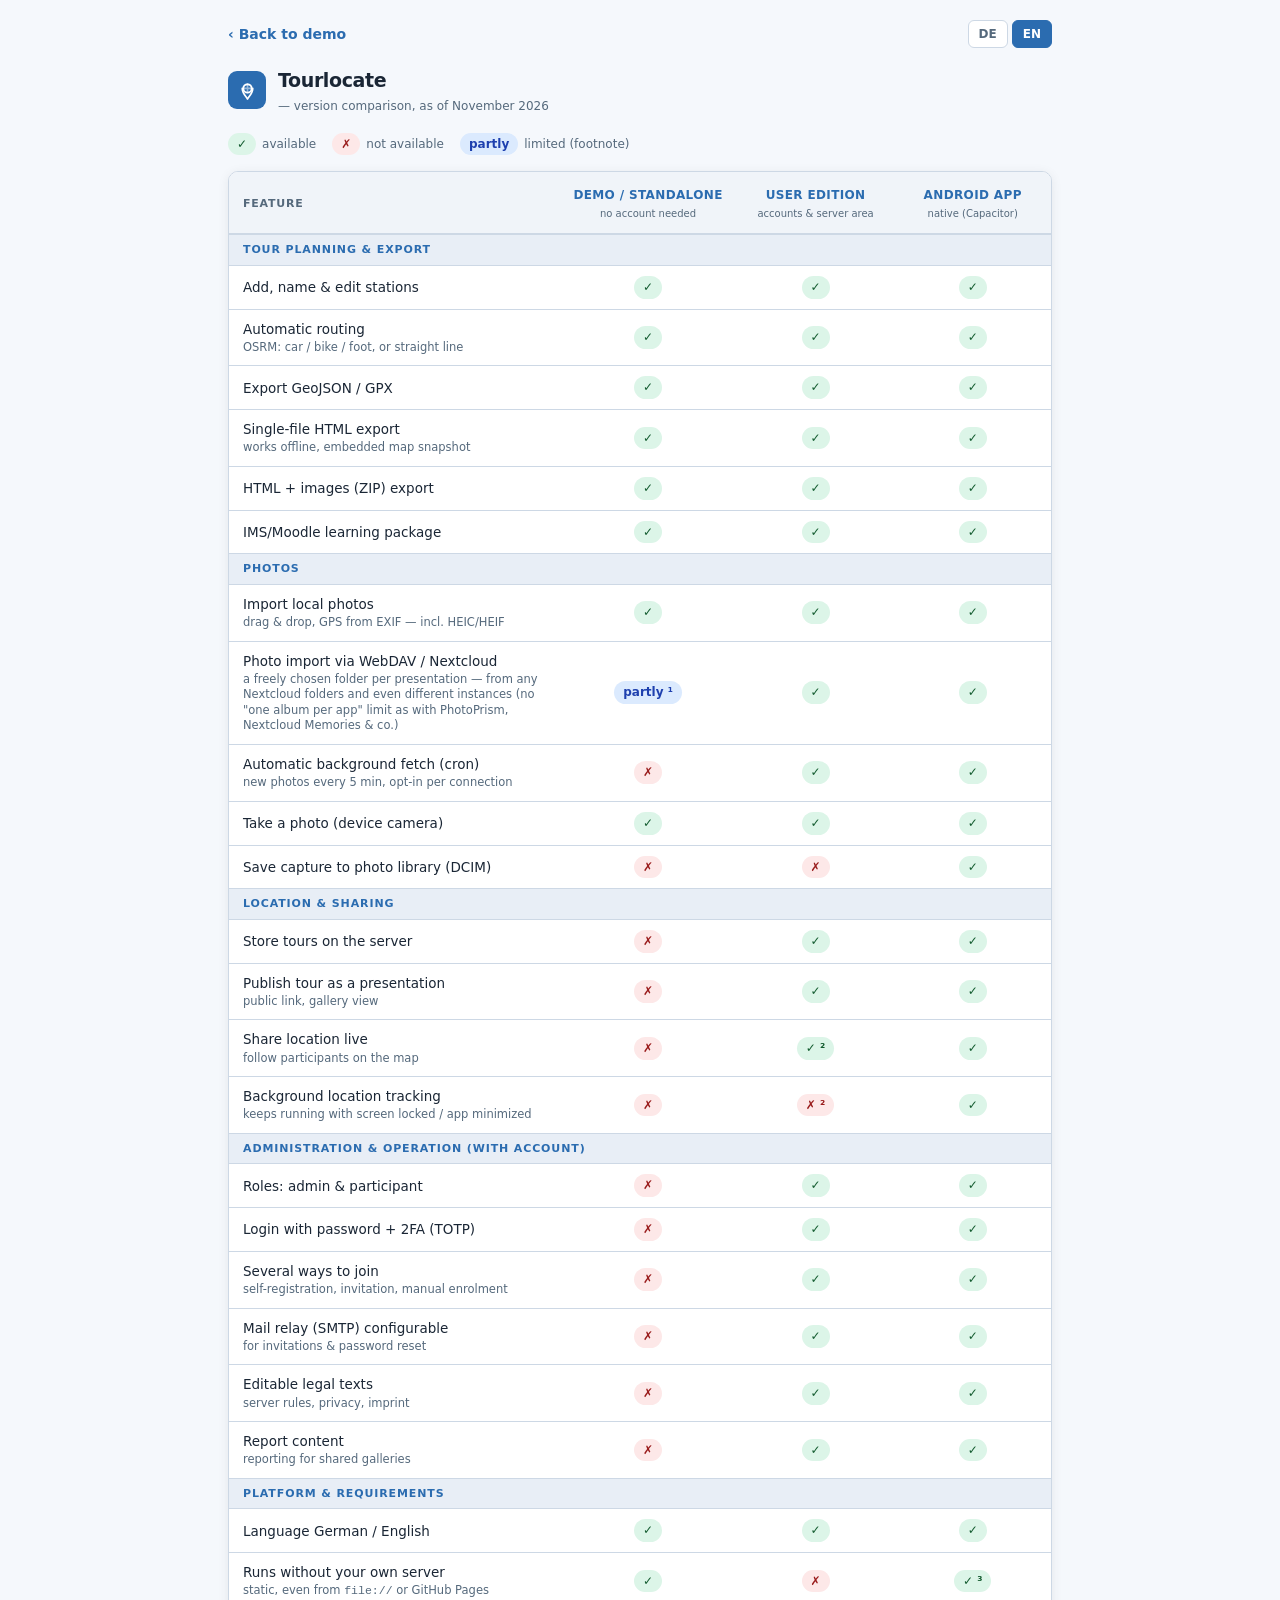
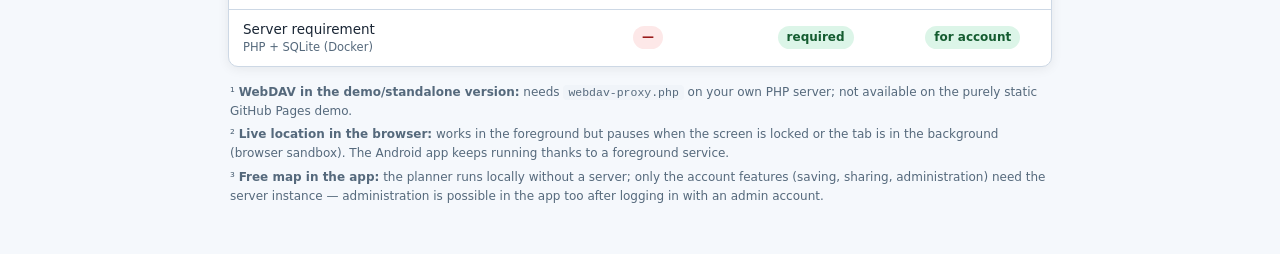
<file: vergleich.html>
<!DOCTYPE html>
<html lang="de">
<head>
  <meta charset="utf-8">
  <meta name="viewport" content="width=device-width,initial-scale=1">
  <title>Tourlocate — Versionsvergleich</title>
  <link rel="icon" href="data:image/svg+xml,<svg xmlns='http://www.w3.org/2000/svg'/>">
  <link rel="icon" type="image/png" href="img/logo.png">
  <style>
    :root {
      --accent:#2b6cb0; --accent-dim:#1e4f8a;
      --bg:#f5f8fc; --surface:#ffffff; --surface-alt:#f0f4f9;
      --text:#1a2635; --text-muted:#55697c;
      --border:#cdd8e5; --cat-bg:#e8eef6; --cat-text:#2b6cb0;
      --yes-bg:#dcf5e8; --yes-text:#145c30;
      --no-bg:#fde8e8; --no-text:#991b1b;
      --part-bg:#dbeafe; --part-text:#1e40af;
      --font: system-ui, -apple-system, 'Segoe UI', Helvetica, Arial, sans-serif;
    }
    @media (prefers-color-scheme: dark) {
      :root {
        --accent:#60a5fa; --accent-dim:#93c5fd;
        --bg:#0d1824; --surface:#132030; --surface-alt:#1a2a3c;
        --text:#d9e8f5; --text-muted:#6e8fa8;
        --border:#1f3348; --cat-bg:#1a2d40; --cat-text:#7ab8ef;
        --yes-bg:#052e18; --yes-text:#4ade80;
        --no-bg:#2d0a0a; --no-text:#f87171;
        --part-bg:#0c1e38; --part-text:#93c5fd;
      }
    }

    *, *::before, *::after { box-sizing:border-box; margin:0; padding:0; }
    html, body { background:var(--bg); }
    body {
      font-family:var(--font); color:var(--text);
      font-size:14px; line-height:1.5;
      max-width:860px; margin:0 auto; padding:20px 18px 48px;
    }

    .topbar {
      display:flex; align-items:center; justify-content:space-between;
      gap:12px; margin-bottom:18px; flex-wrap:wrap;
    }
    .back {
      color:var(--accent); text-decoration:none; font-weight:600;
      white-space:nowrap;
    }
    .back:hover { text-decoration:underline; }
    .lang-switch { display:flex; gap:4px; }
    .lang-switch button {
      border:1px solid var(--border); background:var(--surface);
      color:var(--text-muted); font:inherit; font-size:12px; font-weight:600;
      padding:4px 10px; border-radius:6px; cursor:pointer;
    }
    .lang-switch button[aria-pressed="true"] {
      background:var(--accent); color:#fff; border-color:var(--accent);
    }

    header.hero { display:flex; align-items:center; gap:12px; margin-bottom:18px; }
    .logo-mark {
      width:38px; height:38px; background:var(--accent); border-radius:9px;
      display:grid; place-items:center; flex:0 0 auto;
    }
    h1 { font-size:19px; font-weight:700; letter-spacing:-0.02em; }
    h1 span {
      display:block; font-size:12px; font-weight:400; color:var(--text-muted);
      letter-spacing:0; margin-top:2px;
    }

    .legend { display:flex; gap:12px 16px; flex-wrap:wrap; margin-bottom:16px; }
    .legend-item { display:flex; align-items:center; gap:6px; font-size:12px; color:var(--text-muted); }

    .scroll-wrap {
      overflow-x:auto; border-radius:10px; border:1px solid var(--border);
      background:var(--surface); box-shadow:0 2px 12px rgba(0,0,0,.07);
    }
    table { width:100%; border-collapse:collapse; min-width:580px; }
    col.feat { width:42%; }
    col.v1, col.v2, col.v3 { width:19.3%; }

    thead th {
      padding:14px 14px 12px; text-align:left;
      font-size:11px; font-weight:700; text-transform:uppercase; letter-spacing:.07em;
      color:var(--text-muted); border-bottom:2px solid var(--border);
      background:var(--surface-alt); white-space:nowrap;
    }
    thead th:not(:first-child) {
      text-align:center; color:var(--accent); font-size:12px; letter-spacing:.03em;
    }
    .th-sub {
      display:block; font-size:10px; font-weight:400; text-transform:none;
      letter-spacing:0; color:var(--text-muted); margin-top:2px;
    }

    tr.cat td {
      background:var(--cat-bg); color:var(--cat-text); font-weight:700;
      font-size:11px; text-transform:uppercase; letter-spacing:.08em;
      padding:7px 14px 6px; border-top:1px solid var(--border);
    }
    tr.row td { padding:10px 14px; border-top:1px solid var(--border); vertical-align:middle; }
    tr.row:hover td { background:var(--surface-alt); }
    td.feat-label { font-size:13.5px; line-height:1.35; }
    td.feat-label small { display:block; color:var(--text-muted); font-size:11.5px; margin-top:2px; }
    td.feat-val { text-align:center; font-variant-numeric:tabular-nums; }

    .chip {
      display:inline-block; padding:3px 9px; border-radius:20px;
      font-size:12px; font-weight:600; white-space:nowrap; line-height:1.4;
    }
    .chip-yes { background:var(--yes-bg); color:var(--yes-text); }
    .chip-no { background:var(--no-bg); color:var(--no-text); }
    .chip-part { background:var(--part-bg); color:var(--part-text); }

    .footnotes { margin-top:16px; padding:0 2px; color:var(--text-muted); font-size:12px; line-height:1.6; }
    .footnotes p { margin-top:4px; }
    .footnotes code { background:var(--surface-alt); padding:1px 5px; border-radius:4px; font-size:11.5px; }
  </style>
</head>
<body>

  <div class="topbar">
    <a class="back" href="./" id="backLink">‹ Zur Demo</a>
    <div class="lang-switch">
      <button type="button" data-lang="de" aria-pressed="true">DE</button>
      <button type="button" data-lang="en" aria-pressed="false">EN</button>
    </div>
  </div>

  <header class="hero">
    <div class="logo-mark">
      <svg width="21" height="21" viewBox="0 0 20 20" fill="none" xmlns="http://www.w3.org/2000/svg">
        <circle cx="10" cy="8" r="4" stroke="#fff" stroke-width="1.8"/>
        <path d="M10 4v8M6 8h8" stroke="#fff" stroke-width="1.5" stroke-linecap="round" opacity=".5"/>
        <path d="M10 18c-1.5-2.5-5-5.5-5-10" stroke="#fff" stroke-width="1.6" stroke-linecap="round"/>
        <path d="M10 18c1.5-2.5 5-5.5 5-10" stroke="#fff" stroke-width="1.6" stroke-linecap="round"/>
      </svg>
    </div>
    <h1 id="pageTitle">Tourlocate<span id="pageSub"></span></h1>
  </header>

  <div class="legend" id="legend"></div>

  <div class="scroll-wrap">
    <table>
      <colgroup><col class="feat"><col class="v1"><col class="v2"><col class="v3"></colgroup>
      <thead><tr id="headRow"></tr></thead>
      <tbody id="tbody"></tbody>
    </table>
  </div>

  <div class="footnotes" id="footnotes"></div>

  <script>
  /* Zweisprachige Daten (de/en) in EINER Quelle — die Tabelle wird daraus
     gerendert; der DE·EN-Umschalter rendert neu. localStorage-Schlüssel
     'tl-lang' ist derselbe wie in der App, damit die Sprache konsistent ist. */
  var YES={de:'✓',en:'✓'}, NO={de:'✗',en:'✗'};

  var UI = {
    sub:   { de:' — Versionsvergleich, Stand November 2026',
             en:' — version comparison, as of November 2026' },
    back:  { de:'‹ Zur Demo', en:'‹ Back to demo' },
    cols:  {
      v1: { de:['Demo / Standalone','kein Konto nötig'],
            en:['Demo / standalone','no account needed'] },
      v2: { de:['Userversion','mit Konten & Serverbereich'],
            en:['User edition','accounts & server area'] },
      v3: { de:['Android-App','nativ (Capacitor)'],
            en:['Android app','native (Capacitor)'] },
      feat:{ de:'Funktion', en:'Feature' }
    },
    legend: {
      de:[['yes','verfügbar'],['no','nicht verfügbar'],['part','teilweise (Fußnote)']],
      en:[['yes','available'],['no','not available'],['part','limited (footnote)']]
    }
  };

  // Wert-Kürzel: 'y','n', oder 'part'/'text' mit Markierung
  function cell(v){ return { y:'yes', n:'no' }[v] ? {k:{y:'yes',n:'no'}[v],mark:''} : v; }

  var ROWS = [
    { cat:{ de:'Tour-Planung & Export', en:'Tour planning & export' } },
    { l:{de:'Stationen setzen, benennen, bearbeiten', en:'Add, name & edit stations'}, v:['y','y','y'] },
    { l:{de:'Automatisches Routing', en:'Automatic routing'},
      s:{de:'OSRM: Auto / Rad / zu Fuß, oder Luftlinie', en:'OSRM: car / bike / foot, or straight line'}, v:['y','y','y'] },
    { l:{de:'Export GeoJSON / GPX', en:'Export GeoJSON / GPX'}, v:['y','y','y'] },
    { l:{de:'Export Ein-Datei-HTML', en:'Single-file HTML export'},
      s:{de:'offline-fähig, Karten-Snapshot eingebettet', en:'works offline, embedded map snapshot'}, v:['y','y','y'] },
    { l:{de:'Export HTML + Bilder (ZIP)', en:'HTML + images (ZIP) export'}, v:['y','y','y'] },
    { l:{de:'IMS/Moodle-Lernpaket', en:'IMS/Moodle learning package'}, v:['y','y','y'] },

    { cat:{ de:'Fotos', en:'Photos' } },
    { l:{de:'Lokale Fotos importieren', en:'Import local photos'},
      s:{de:'Drag & Drop, GPS aus EXIF — inkl. HEIC/HEIF', en:'drag & drop, GPS from EXIF — incl. HEIC/HEIF'}, v:['y','y','y'] },
    { l:{de:'Foto-Import per WebDAV / Nextcloud', en:'Photo import via WebDAV / Nextcloud'},
      s:{de:'pro Präsentation ein frei wählbarer Ordner — aus beliebigen Nextcloud-Ordnern und sogar verschiedenen Instanzen (keine „ein Album pro App"-Grenze wie bei PhotoPrism, Nextcloud Memories & Co.)',
         en:'a freely chosen folder per presentation — from any Nextcloud folders and even different instances (no "one album per app" limit as with PhotoPrism, Nextcloud Memories & co.)'},
      v:['part','y','y'], mark:['¹','',''] },
    { l:{de:'Automatischer Hintergrund-Abruf (Cron)', en:'Automatic background fetch (cron)'},
      s:{de:'alle 5 Min neue Fotos aus dem Ordner, opt-in je Verbindung', en:'new photos every 5 min, opt-in per connection'}, v:['n','y','y'] },
    { l:{de:'Foto aufnehmen (Gerätekamera)', en:'Take a photo (device camera)'}, v:['y','y','y'] },
    { l:{de:'Aufnahme in Fotobibliothek (DCIM) speichern', en:'Save capture to photo library (DCIM)'}, v:['n','n','y'] },

    { cat:{ de:'Standort & Teilen', en:'Location & sharing' } },
    { l:{de:'Touren auf Server speichern', en:'Store tours on the server'}, v:['n','y','y'] },
    { l:{de:'Tour als Präsentation veröffentlichen', en:'Publish tour as a presentation'},
      s:{de:'öffentlicher Link, Galerie-Ansicht', en:'public link, gallery view'}, v:['n','y','y'] },
    { l:{de:'Standort live teilen', en:'Share location live'},
      s:{de:'Teilnehmer auf der Karte verfolgen', en:'follow participants on the map'}, v:['n','y','y'], mark:['','²',''] },
    { l:{de:'Standort-Tracking im Hintergrund', en:'Background location tracking'},
      s:{de:'läuft weiter bei gesperrtem Display / minimierter App', en:'keeps running with screen locked / app minimized'},
      v:['n','n','y'], mark:['','²',''] },

    { cat:{ de:'Verwaltung & Betrieb (mit Konto)', en:'Administration & operation (with account)' } },
    { l:{de:'Rollen: Admin & Teilnehmer', en:'Roles: admin & participant'}, v:['n','y','y'] },
    { l:{de:'Anmeldung mit Passwort + 2FA (TOTP)', en:'Login with password + 2FA (TOTP)'}, v:['n','y','y'] },
    { l:{de:'Mehrere Wege zur Aufnahme', en:'Several ways to join'},
      s:{de:'Selbstregistrierung, Einladung, manuelle Einschreibung', en:'self-registration, invitation, manual enrolment'}, v:['n','y','y'] },
    { l:{de:'Mail-Relay (SMTP) einrichtbar', en:'Mail relay (SMTP) configurable'},
      s:{de:'für Einladungen & Passwort-Reset', en:'for invitations & password reset'}, v:['n','y','y'] },
    { l:{de:'Bearbeitbare Rechtstexte', en:'Editable legal texts'},
      s:{de:'Serverregeln, Datenschutz, Impressum', en:'server rules, privacy, imprint'}, v:['n','y','y'] },
    { l:{de:'Inhalte melden', en:'Report content'},
      s:{de:'Meldefunktion für geteilte Galerien', en:'reporting for shared galleries'}, v:['n','y','y'] },

    { cat:{ de:'Plattform & Voraussetzungen', en:'Platform & requirements' } },
    { l:{de:'Sprache Deutsch / English', en:'Language German / English'}, v:['y','y','y'] },
    { l:{de:'Läuft ohne eigenen Server', en:'Runs without your own server'},
      s:{de:'statisch, auch von <code>file://</code> oder GitHub Pages', en:'static, even from <code>file://</code> or GitHub Pages'},
      v:['y','n','y'], mark:['','','³'] },
    { l:{de:'Server-Voraussetzung', en:'Server requirement'},
      s:{de:'PHP + SQLite (Docker)', en:'PHP + SQLite (Docker)'},
      v:[{de:'—',en:'—'},{de:'nötig',en:'required'},{de:'für Konto',en:'for account'}], free:true }
  ];

  var FOOT = {
    de:[
      '¹ <strong>WebDAV in der Demo/Standalone-Version:</strong> braucht <code>webdav-proxy.php</code> auf einem eigenen PHP-Server; auf der rein statischen GitHub-Pages-Demo nicht verfügbar.',
      '² <strong>Live-Standort im Browser:</strong> funktioniert im Vordergrund, pausiert aber bei gesperrtem Display oder Tab im Hintergrund (Browser-Sandbox). Die Android-App läuft dank Vordergrunddienst durchgehend weiter.',
      '³ <strong>Freie Karte in der App:</strong> der Planer läuft lokal ohne Server; nur die Konto-Funktionen (Speichern, Teilen, Verwaltung) brauchen die Serverinstanz — die Administration ist nach Login mit einem Admin-Konto auch in der App möglich.'
    ],
    en:[
      '¹ <strong>WebDAV in the demo/standalone version:</strong> needs <code>webdav-proxy.php</code> on your own PHP server; not available on the purely static GitHub Pages demo.',
      '² <strong>Live location in the browser:</strong> works in the foreground but pauses when the screen is locked or the tab is in the background (browser sandbox). The Android app keeps running thanks to a foreground service.',
      '³ <strong>Free map in the app:</strong> the planner runs locally without a server; only the account features (saving, sharing, administration) need the server instance — administration is possible in the app too after logging in with an admin account.'
    ]
  };

  function pick(x, lang){ return x && typeof x === 'object' ? (x[lang] ?? x.de) : x; }

  function render(lang){
    document.documentElement.lang = lang;
    document.getElementById('pageSub').textContent = UI.sub[lang];
    document.getElementById('backLink').textContent = UI.back[lang];

    // Kopfzeile
    var head = document.getElementById('headRow');
    head.innerHTML = '';
    var cols = [['feat'], ['v1'], ['v2'], ['v3']];
    head.appendChild(Object.assign(document.createElement('th'), { textContent: UI.cols.feat[lang] }));
    ['v1','v2','v3'].forEach(function(k){
      var th = document.createElement('th');
      th.innerHTML = UI.cols[k][lang][0] + '<span class="th-sub">' + UI.cols[k][lang][1] + '</span>';
      head.appendChild(th);
    });

    // Legende
    var leg = document.getElementById('legend');
    leg.innerHTML = '';
    UI.legend[lang].forEach(function(item){
      var sym = item[0]==='yes' ? YES[lang] : item[0]==='no' ? NO[lang] : item[0]==='part' ? (lang==='de'?'teilw.':'partly') : '';
      var el = document.createElement('div');
      el.className = 'legend-item';
      el.innerHTML = '<span class="chip chip-'+item[0]+'">'+sym+'</span> '+item[1];
      leg.appendChild(el);
    });

    // Zeilen
    var tb = document.getElementById('tbody');
    tb.innerHTML = '';
    ROWS.forEach(function(r){
      var tr = document.createElement('tr');
      if (r.cat){
        tr.className = 'cat';
        var td = document.createElement('td');
        td.colSpan = 4; td.textContent = pick(r.cat, lang);
        tr.appendChild(td);
        tb.appendChild(tr); return;
      }
      tr.className = 'row';
      var tdl = document.createElement('td');
      tdl.className = 'feat-label';
      tdl.innerHTML = pick(r.l, lang) + (r.s ? '<small>'+pick(r.s, lang)+'</small>' : '');
      tr.appendChild(tdl);

      r.v.forEach(function(val, i){
        var td = document.createElement('td');
        td.className = 'feat-val';
        var mark = (r.mark && r.mark[i]) ? ' '+r.mark[i] : '';
        if (r.free){
          td.innerHTML = '<span class="chip chip-'+(pick(val,lang)==='—'?'no':'yes')+'">'+pick(val,lang)+'</span>';
        } else {
          var cls = val==='y' ? 'yes' : val==='n' ? 'no' : 'part';
          var sym = val==='y' ? YES[lang] : val==='n' ? NO[lang] : (lang==='de'?'teilw.':'partly');
          td.innerHTML = '<span class="chip chip-'+cls+'">'+sym+mark+'</span>';
        }
        tr.appendChild(td);
      });
      tb.appendChild(tr);
    });

    // Fußnoten
    var fn = document.getElementById('footnotes');
    fn.innerHTML = FOOT[lang].map(function(p){ return '<p>'+p+'</p>'; }).join('');

    // Umschalter-Status
    document.querySelectorAll('.lang-switch button').forEach(function(b){
      b.setAttribute('aria-pressed', b.dataset.lang === lang ? 'true' : 'false');
    });
  }

  // Startsprache: ?lang= → localStorage('tl-lang') → Browser → 'de'
  function initialLang(){
    try {
      var q = new URLSearchParams(location.search).get('lang');
      if (q === 'de' || q === 'en') return q;
      var s = localStorage.getItem('tl-lang');
      if (s === 'de' || s === 'en') return s;
    } catch(e){}
    return (navigator.language || 'de').slice(0,2) === 'en' ? 'en' : 'de';
  }

  document.querySelectorAll('.lang-switch button').forEach(function(b){
    b.addEventListener('click', function(){
      var lang = b.dataset.lang;
      try { localStorage.setItem('tl-lang', lang); } catch(e){}
      render(lang);
    });
  });

  render(initialLang());
  </script>
</body>
</html>
</file>
